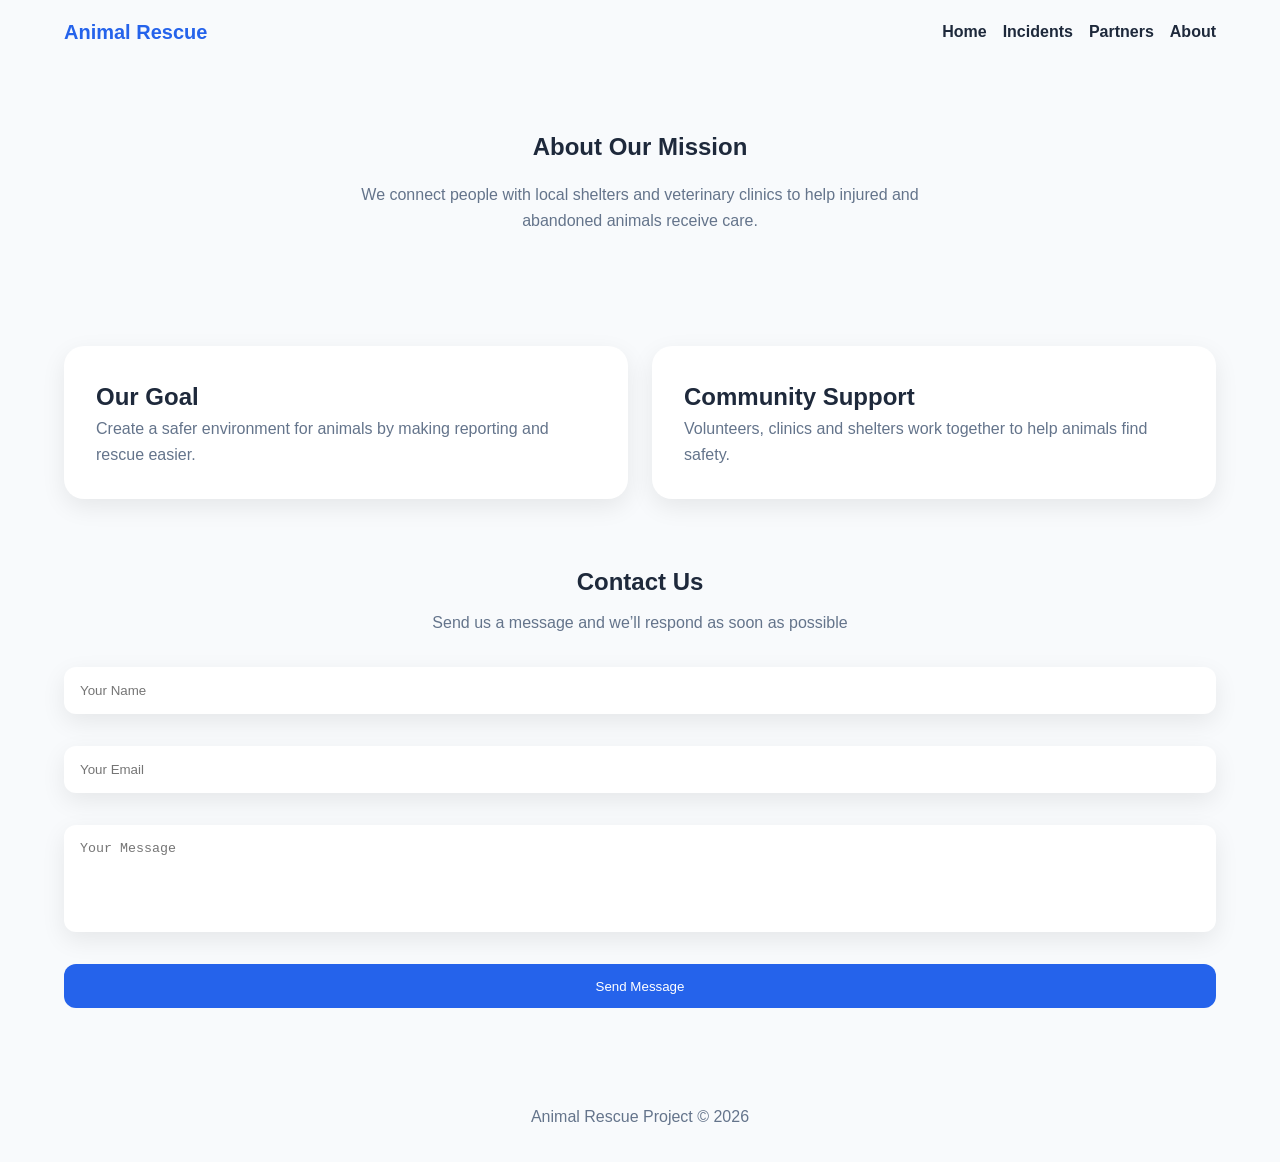
<file: about.html>
<!DOCTYPE html>
<html lang="en">
<head>
    <meta charset="UTF-8">
    <meta name="viewport" content="width=device-width, initial-scale=1.0">
    <title>About</title>

    <link rel="stylesheet" href="css/style.css">
</head>

<body>
 
<header class="header">
    <nav class="navbar">

        <div class="container nav-inner">

            <div class="logo">Animal Rescue</div>

            <button class="menu-btn" id="menuBtn">☰</button>

            <ul class="nav-links" id="navLinks">
                <li><a href="index.html">Home</a></li>
                <li><a href="incidents.html">Incidents</a></li>
                <li><a href="partners.html">Partners</a></li>
                <li><a href="about.html">About</a></li>
            </ul>

        </div>

    </nav>
</header>

<main class="container">

    <section class="about-hero">
        <h1>About Our Mission</h1>
        <p>
            We connect people with local shelters and veterinary clinics to help injured and abandoned animals receive care.
        </p>
    </section>

    <section class="about-content">

        <div class="about-card">
            <h2>Our Goal</h2>
            <p>
                Create a safer environment for animals by making reporting and rescue easier.
            </p>
        </div>

        <div class="about-card">
            <h2>Community Support</h2>
            <p>
                Volunteers, clinics and shelters work together to help animals find safety.
            </p>
        </div>

    </section>

    <section class="contact-section">

        <div class="section-title">
            <h2>Contact Us</h2>
            <p>Send us a message and we’ll respond as soon as possible</p>
        </div>

        <form id="contactForm">

            <input type="text" id="name" placeholder="Your Name">
            <small class="error" id="nameError"></small>

            <input type="email" id="email" placeholder="Your Email">
            <small class="error" id="emailError"></small>

            <textarea id="message" placeholder="Your Message" rows="5"></textarea>
            <small class="error" id="messageError"></small>

            <button type="submit" class="btn">Send Message</button>

        </form>

    </section>

</main>

<footer class="footer">
    <p>Animal Rescue Project © 2026</p>
</footer>

<script src="js/about.js"></script>

</body>
</html>
</file>
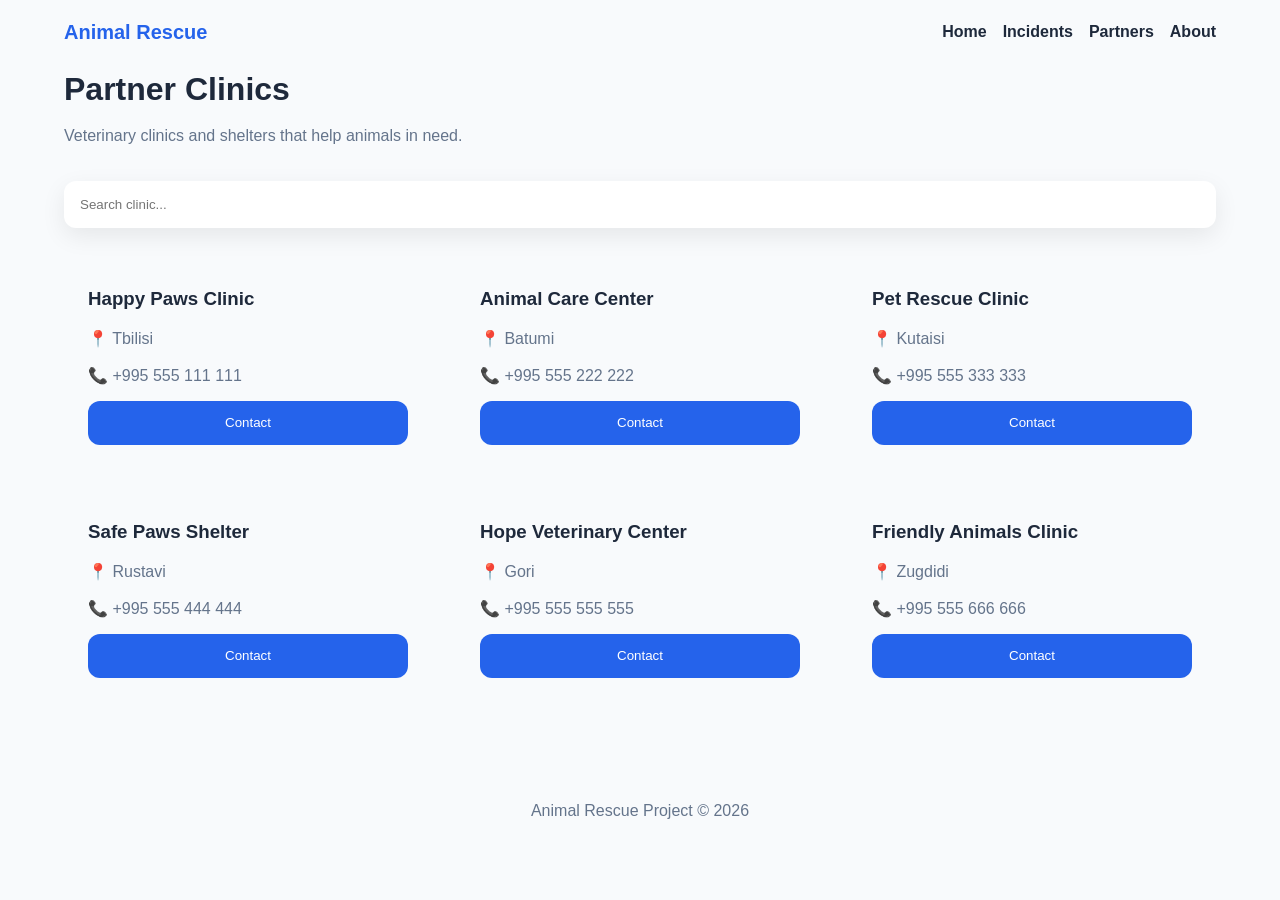
<file: partners.html>
<!DOCTYPE html>
<html lang="en">
<head>
    <meta charset="UTF-8">
    <meta name="viewport" content="width=device-width, initial-scale=1.0">
    <title>Partner Clinics</title>

    <link rel="stylesheet" href="css/style.css">
</head>
<body>

    <header class="header">
    <nav class="navbar">

        <div class="container nav-inner">

            <div class="logo">Animal Rescue</div>

            <button class="menu-btn" id="menuBtn">☰</button>

            <ul class="nav-links" id="navLinks">
                <li><a href="index.html">Home</a></li>
                <li><a href="incidents.html">Incidents</a></li>
                <li><a href="partners.html">Partners</a></li>
                <li><a href="about.html">About</a></li>
            </ul>

        </div>

    </nav>
    </header>

    <main class="page">

        <div class="container">

            <div class="page-header">

                <h1>Partner Clinics</h1>

                <p>
                    Veterinary clinics and shelters that help animals in need.
                </p>

            </div>

            <div class="filters">

                <input
                    type="text"
                    id="clinicSearch"
                    placeholder="Search clinic..."
                >

            </div>

            <div
                class="partners-grid"
                id="partnersContainer"
            >
            </div>

        </div>

    </main>

    <footer class="footer">
        <div class="container">
            <p>Animal Rescue Project © 2026</p>
        </div>
    </footer>

    <script src="js/partners.js"></script>

</body>
</html>
</file>
<file: css/style.css>
*{
    margin:0;
    padding:0;
    box-sizing:border-box;
}

:root{
    --primary:#2563eb;
    --primary-dark:#1d4ed8;

    --background:#f8fafc;
    --card:#ffffff;

    --text:#1e293b;
    --secondary:#64748b;

    --radius:1.25rem;

    --shadow:0 .5rem 1.5rem rgba(0,0,0,.08);
    --shadow-hover:0 1rem 2rem rgba(0,0,0,.15);

    --transition:.3s ease;
}

body{
    font-family:Arial,sans-serif;
    background:var(--background);
    color:var(--text);
    line-height:1.6;
}

img{
    display:block;
    width:100%;
}

a{
    text-decoration:none;
    color:inherit;
}

ul{
    list-style:none;
}

.container{
    width:min(90%,75rem);
    margin:auto;
}


.header{
    padding:1rem 0;
}

.navbar.container{
    width:100%;
    background:var(--card);
    border-radius:var(--radius);
    box-shadow:var(--shadow);

    padding:1rem;

    display:flex;
    justify-content:space-between;
    align-items:center;

    position:relative;
}

.logo{
    font-size:1.25rem;
    font-weight:700;
    color:var(--primary);
}

.menu-btn{
    border:none;
    background:none;
    cursor:pointer;

    font-size:1.5rem;
}

.nav-links{
    display:none;

    position:absolute;
    top:5rem;
    left:0;

    width:100%;

    background:var(--card);

    border-radius:var(--radius);
    box-shadow:var(--shadow);

    padding:1rem;

    flex-direction:column;
    gap:1rem;
}
.nav-inner{
    display:flex;
    justify-content:space-between;
    align-items:center;
}

.nav-links.show{
    display:flex;
}

.nav-links a{
    font-weight:600;
    transition:var(--transition);
}

.nav-links a:hover{
    color:var(--primary);
}


.hero{
    padding:4rem 0;
}

.hero .container{
    display:grid;
    gap:2rem;
}

.hero-content{
    display:flex;
    flex-direction:column;
    gap:1rem;
}

.hero-tag{
    color:var(--primary);
    font-weight:600;
}

.hero h1{
    font-size:2.5rem;
    line-height:1.2;
}

.hero p{
    color:var(--secondary);
    max-width:35rem;
}

.hero-buttons{
    display:flex;
    flex-wrap:wrap;
    gap:1rem;
    margin-top:.5rem;
}

.hero-image img{
    border-radius:var(--radius);
    box-shadow:var(--shadow);
    object-fit:cover;
    height:22rem;
}


.btn{
    background:var(--primary);
    color:white;

    padding:.9rem 1.5rem;

    border:none;
    border-radius:.75rem;

    cursor:pointer;

    transition:var(--transition);
}

.btn:hover{
    background:var(--primary-dark);
    transform:translateY(-.15rem);
}

.secondary-btn{
    background:white;
    color:var(--primary);
    border:.125rem solid var(--primary);
}

.stats{
    margin-bottom:4rem;
}

.stats .container{
    display:grid;
    gap:1rem;
}

.stat{
    background:white;

    border-radius:var(--radius);
    box-shadow:var(--shadow);

    text-align:center;

    padding:2rem 1rem;

    transition:var(--transition);
}

.stat:hover{
    transform:translateY(-.4rem);
    box-shadow:var(--shadow-hover);
}

.stat h3{
    color:var(--primary);
    font-size:2rem;
}

.section-title{
    margin-bottom:2rem;
    text-align:center;
}

.section-title h2{
    margin-bottom:.5rem;
}

.section-title p{
    color:var(--secondary);
}


.animals-grid,
.partners-grid{
    display:grid;
    gap:1.5rem;
}

.card,
.partner-card{
    padding:1.5rem;

    display:flex;
    flex-direction:column;
    gap:.75rem;
}

.partner-card h3{
    color:var(--text);
}

.partner-card p{
    color:var(--secondary);
}

.partner-card .btn{
    margin-top:auto;
}
.about-card{
    background:white;

    border-radius:var(--radius);

    overflow:hidden;

    box-shadow:var(--shadow);

    transition:var(--transition);
}

.card:hover,
.partner-card:hover,
.about-card:hover{
    transform:translateY(-.5rem);
    box-shadow:var(--shadow-hover);
}

.card img{
    height:15rem;
    object-fit:cover;
}

.card-content{
    padding:1.25rem;
}

.card-content h3{
    margin-bottom:.5rem;
}

.card-content p{
    color:var(--secondary);
}

.favorite-btn{
    margin-top:1rem;

    width:100%;

    border:none;

    background:var(--primary);
    color:white;

    padding:.8rem;

    border-radius:.75rem;

    cursor:pointer;

    transition:var(--transition);
}

.favorite-btn:hover{
    background:var(--primary-dark);
}

.filters{
    display:flex;
    flex-direction:column;
    gap:1rem;

    margin-bottom:2rem;
}

.filters input,
.filters select{
    padding:1rem;

    border:none;

    border-radius:.75rem;

    background:white;

    box-shadow:var(--shadow);
}

.page-header{
    margin-bottom:2rem;
}

.page-header p{
    color:var(--secondary);
}
.page-header{
    margin-bottom:2rem;
}

.page-header h1{
    margin-bottom:.5rem;
}

.favorites-bar{
    background:white;
    padding:1rem;
    border-radius:var(--radius);
    box-shadow:var(--shadow);
    margin-bottom:1.5rem;
}

.favorites-bar span{
    color:var(--primary);
    font-weight:700;
}

.about-hero{
    text-align:center;
    padding:4rem 0;
}

.about-hero p{
    max-width:40rem;
    margin:1rem auto;
    color:var(--secondary);
}

.about-content{
    margin-top:2rem;
    display:grid;
    gap:1.5rem;
}

.about-card{
    padding:2rem;
}

.about-card p{
    color:var(--secondary);
}


.contact-section{
    margin-top:4rem;
}

form{
    display:flex;
    flex-direction:column;
    gap:.5rem;
}

input,
textarea{
    padding:1rem;

    border:none;

    border-radius:.75rem;

    background:white;

    box-shadow:var(--shadow);
}

textarea{
    resize:none;
}

.error{
    min-height:1rem;
    color:#dc2626;
    font-size:.85rem;
}

.footer{
    margin-top:4rem;

    padding:2rem;

    text-align:center;

    color:var(--secondary);
}


@media(min-width:48rem){

    .menu-btn{
        display:none;
    }

    .nav-links{
        display:flex;

        position:static;

        flex-direction:row;

        width:auto;

        padding:0;

        background:none;

        box-shadow:none;
    }

    .hero{
        grid-template-columns:1fr 1fr;
        align-items:center;
    }

    .stats{
        grid-template-columns:repeat(3,1fr);
    }

    .animals-grid{
        grid-template-columns:repeat(2,1fr);
    }

    .partners-grid{
        grid-template-columns:repeat(2,1fr);
    }

    .about-content{
        grid-template-columns:repeat(2,1fr);
    }
}


@media(min-width:64rem){

    .hero h1{
        font-size:3.5rem;
    }

    .animals-grid{
        grid-template-columns:repeat(3,1fr);
    }

    .partners-grid{
        grid-template-columns:repeat(3,1fr);
    }
}
</file>
